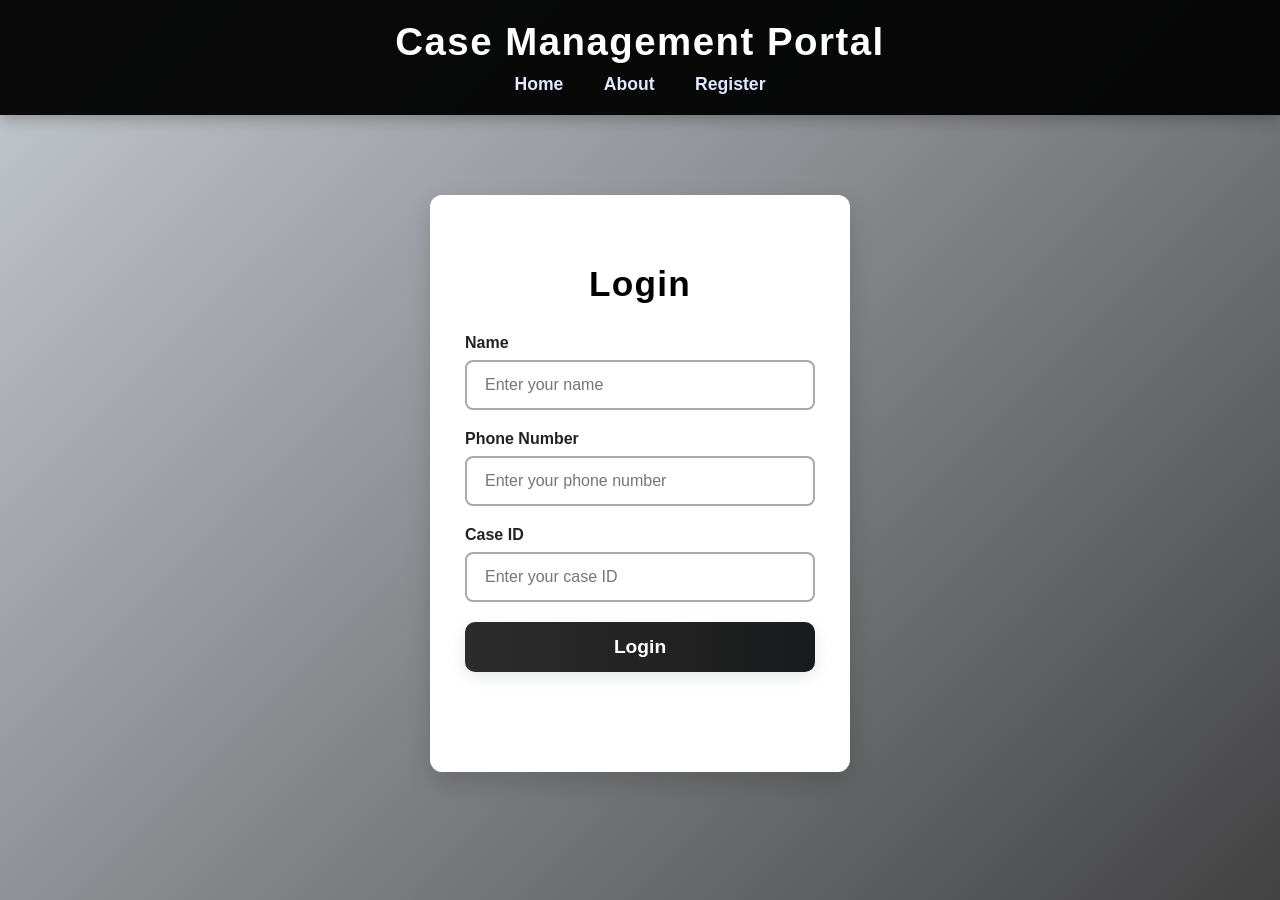
<file: index.html>
<!DOCTYPE html>
<html lang="en">
<head>
    <meta charset="UTF-8" />
    <meta name="viewport" content="width=device-width, initial-scale=1" />
    <title>Case Management Portal - Login</title>
    <link rel="stylesheet" href="style.css">
</head>
<body>

<header>
    <h1>Case Management Portal</h1>
    <nav>
        <a href="new homepage (1).html" tabindex="0">Home</a>
        <a  class="tooltip" href="#" tabindex="0">About <span class="tooltiptext">Enter your name,phone number <br>enter the caseID that is given during the process of Registeration of the case.</span></a>
        <a href="register.html" tabindex="0">Register</a>
    </nav>
</header>

<div class="login-container" role="main" aria-label="Login form section">
    <h2>Login</h2>
    <form onsubmit="login(event)" novalidate>
        <label for="name">Name</label>
        <input type="text" id="name" name="name" placeholder="Enter your name" autocomplete="name" required aria-required="true" aria-describedby="error" />

        <label for="phone">Phone Number</label>
        <input type="text" id="phone" name="phone" placeholder="Enter your phone number" autocomplete="tel" required aria-required="true" aria-describedby="error" />

        <label for="caseId">Case ID</label>
        <input type="text" id="caseId" name="caseId" placeholder="Enter your case ID" required aria-required="true" aria-describedby="error" />

        <button type="submit" aria-label="Submit login form">Login</button>
    </form>
    <p class="error" id="error" aria-live="polite" aria-atomic="true"></p>
</div>

<script>
const cases = [
    {
        name: "Bomb Threat",
        caseId: "23EE420",
        person: "Ammar",
        phone: "9876543210",
        date: "March 15, 2024",
        details: "A bomb threat was reported at a local shopping mall...",
        timing: "10:00 AM - 12:00 PM",
        judge: "Judge Name",
        lawyer: "Lawyer Name",
        image: "bomb_thread.jpg"
    },
    {
        name: "Bengaluru School Bomb Threats",
        caseId: "22BLR001",
        person: "ashwin",
        phone: "9751011818",
        date: "April 8, 2022",
        details: "Sixteen schools in Bengaluru received bomb threat emails...",
        timing: "TBD",
        judge: "TBD",
        lawyer: "TBD",
        image: "school-thread.jpg"
    },
    {
        name: "Bihar High Court Bomb Threat",
        caseId: "24BHR007",
        person: "Ramesh Kumar",
        phone: "9845612345",
        date: "July 16, 2024",
        details: "The Patna High Court received a bomb threat email, leading to increased security...",
        timing: "11:00 AM - 01:00 PM",
        judge: "Justice R. Prasad",
        lawyer: "Advocate S. Verma",
        image: "cmo-thread.jpg"
    },{
        name: "criminal",
        caseId: "23EE320",
        person: "faby",
        phone: "1234567890",
        date: "March 15, 2025",
        details: "On 9th May 2025, sixteen schools across Bangalore received bomb threats via email, triggering mass evacuations, deployment of bomb squads, and widespread panic. Investigations confirmed the threats were hoaxes. However, a formal case was registered against unknown individuals. The incident is being treated as a serious offense under criminal conspiracy and public mischief sections of the Indian Penal Code.",
        timing: "10:00 AM - 12:00 PM",
        judge: "leo dass",
        lawyer: "S. Raghavan",
        image: "bomb_thread.jpg"
    }
];

function login(event) {
    event.preventDefault();
    const name = document.getElementById("name").value.trim();
    const phone = document.getElementById("phone").value.trim();
    const caseId = document.getElementById("caseId").value.trim();
    const errorElement = document.getElementById("error");

    errorElement.textContent = '';
    errorElement.classList.remove('visible');

    // Filter out cases with 'Unknown' as person
    const validCases = cases.filter(c => !c.person.toLowerCase().includes("unknown"));
    const selectedCase = validCases.find(c => c.caseId === caseId && c.person === name && (c.phone === phone || c.phone === "Not available"));

    if (selectedCase) {
        localStorage.setItem("selectedCase", JSON.stringify(selectedCase));
        window.location.href = "newcase.html";
    } else {
        errorElement.textContent = "Invalid login details. Please try again. If you have not registered,then resister your account and case.";
        errorElement.classList.add('visible');
    }
}
</script>

</body>
</html>
</file>
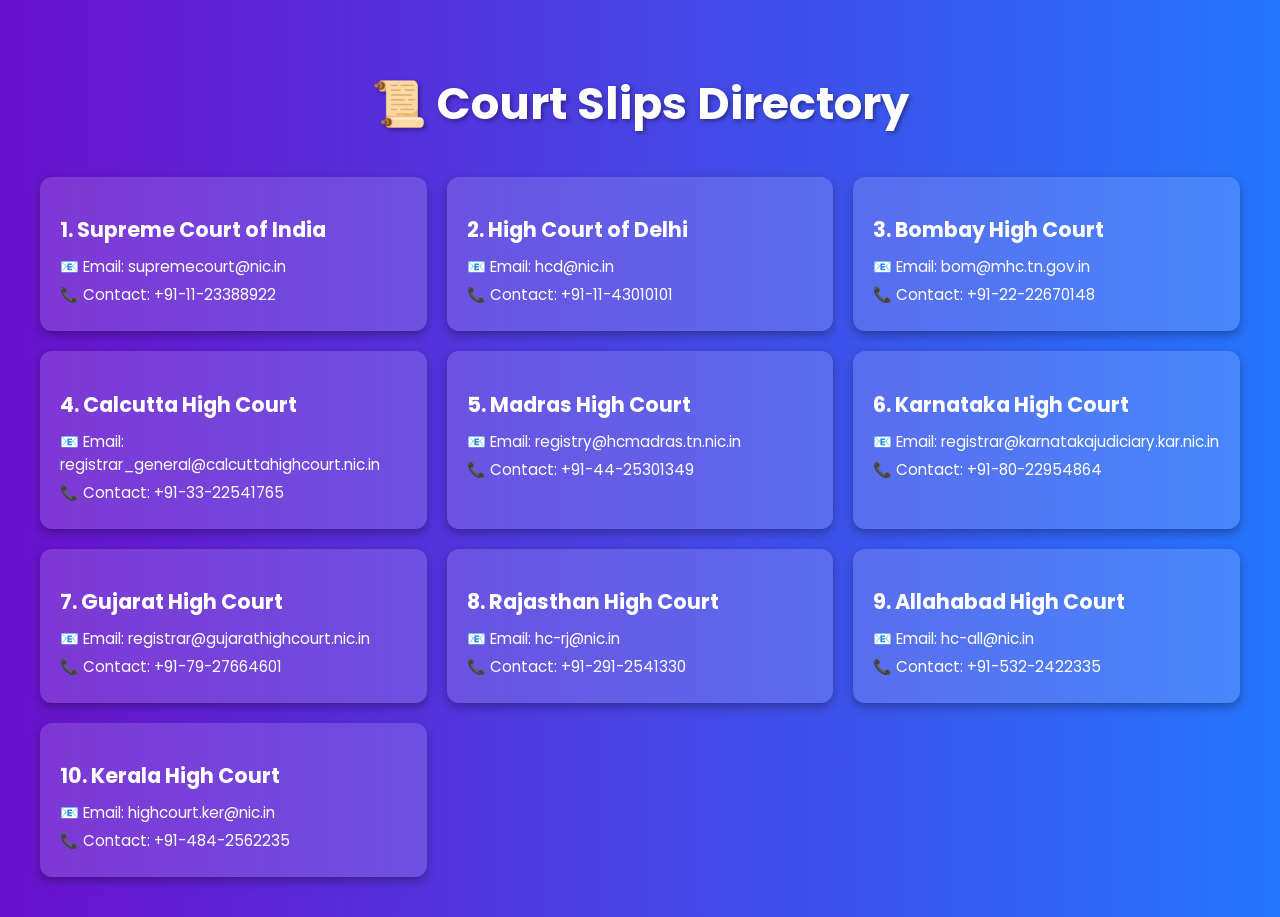
<file: courtslip.html>
<!DOCTYPE html>
<html lang="en">
<head>
    <meta charset="UTF-8">
    <meta name="viewport" content="width=device-width, initial-scale=1.0">
    <title>Court Slips</title>
    <link href="https://fonts.googleapis.com/css2?family=Poppins:wght@400;600&display=swap" rel="stylesheet">
    <style>
        body {
            font-family: 'Poppins', sans-serif;
            background: linear-gradient(to right, #6a11cb, #2575fc);
            color: white;
            margin: 0;
            padding: 40px 20px;
        }
        h1 {
            text-align: center;
            font-size: 2.8em;
            margin-bottom: 40px;
            text-shadow: 2px 2px 4px #00000060;
        }
        .court-container {
            display: grid;
            grid-template-columns: repeat(auto-fit, minmax(300px, 1fr));
            gap: 20px;
            max-width: 1200px;
            margin: 0 auto;
        }
        .court-slip {
            background: rgba(255, 255, 255, 0.15);
            border-radius: 12px;
            padding: 20px;
            box-shadow: 0 4px 10px rgba(0,0,0,0.3);
            transition: transform 0.3s ease, background 0.3s ease;
        }
        .court-slip:hover {
            background: rgba(255, 255, 255, 0.25);
            transform: scale(1.05);
        }
        .court-slip h2 {
            font-size: 1.3em;
            margin-bottom: 10px;
        }
        .court-slip p {
            margin: 5px 0;
            font-size: 0.95em;
        }
        .icon {
            margin-right: 8px;
        }
    </style>
</head>
<body>

    <h1>📜 Court Slips Directory</h1>

    <div class="court-container">
        <div class="court-slip">
            <h2>1. Supreme Court of India</h2>
            <p>📧 Email: supremecourt@nic.in</p>
            <p>📞 Contact: +91-11-23388922</p>
        </div>
        <div class="court-slip">
            <h2>2. High Court of Delhi</h2>
            <p>📧 Email: hcd@nic.in</p>
            <p>📞 Contact: +91-11-43010101</p>
        </div>
        <div class="court-slip">
            <h2>3. Bombay High Court</h2>
            <p>📧 Email: bom@mhc.tn.gov.in</p>
            <p>📞 Contact: +91-22-22670148</p>
        </div>
        <div class="court-slip">
            <h2>4. Calcutta High Court</h2>
            <p>📧 Email: registrar_general@calcuttahighcourt.nic.in</p>
            <p>📞 Contact: +91-33-22541765</p>
        </div>
        <div class="court-slip">
            <h2>5. Madras High Court</h2>
            <p>📧 Email: registry@hcmadras.tn.nic.in</p>
            <p>📞 Contact: +91-44-25301349</p>
        </div>
        <div class="court-slip">
            <h2>6. Karnataka High Court</h2>
            <p>📧 Email: registrar@karnatakajudiciary.kar.nic.in</p>
            <p>📞 Contact: +91-80-22954864</p>
        </div>
        <div class="court-slip">
            <h2>7. Gujarat High Court</h2>
            <p>📧 Email: registrar@gujarathighcourt.nic.in</p>
            <p>📞 Contact: +91-79-27664601</p>
        </div>
        <div class="court-slip">
            <h2>8. Rajasthan High Court</h2>
            <p>📧 Email: hc-rj@nic.in</p>
            <p>📞 Contact: +91-291-2541330</p>
        </div>
        <div class="court-slip">
            <h2>9. Allahabad High Court</h2>
            <p>📧 Email: hc-all@nic.in</p>
            <p>📞 Contact: +91-532-2422335</p>
        </div>
        <div class="court-slip">
            <h2>10. Kerala High Court</h2>
            <p>📧 Email: highcourt.ker@nic.in</p>
            <p>📞 Contact: +91-484-2562235</p>
        </div>
    </div>

</body>
</html>
</file>
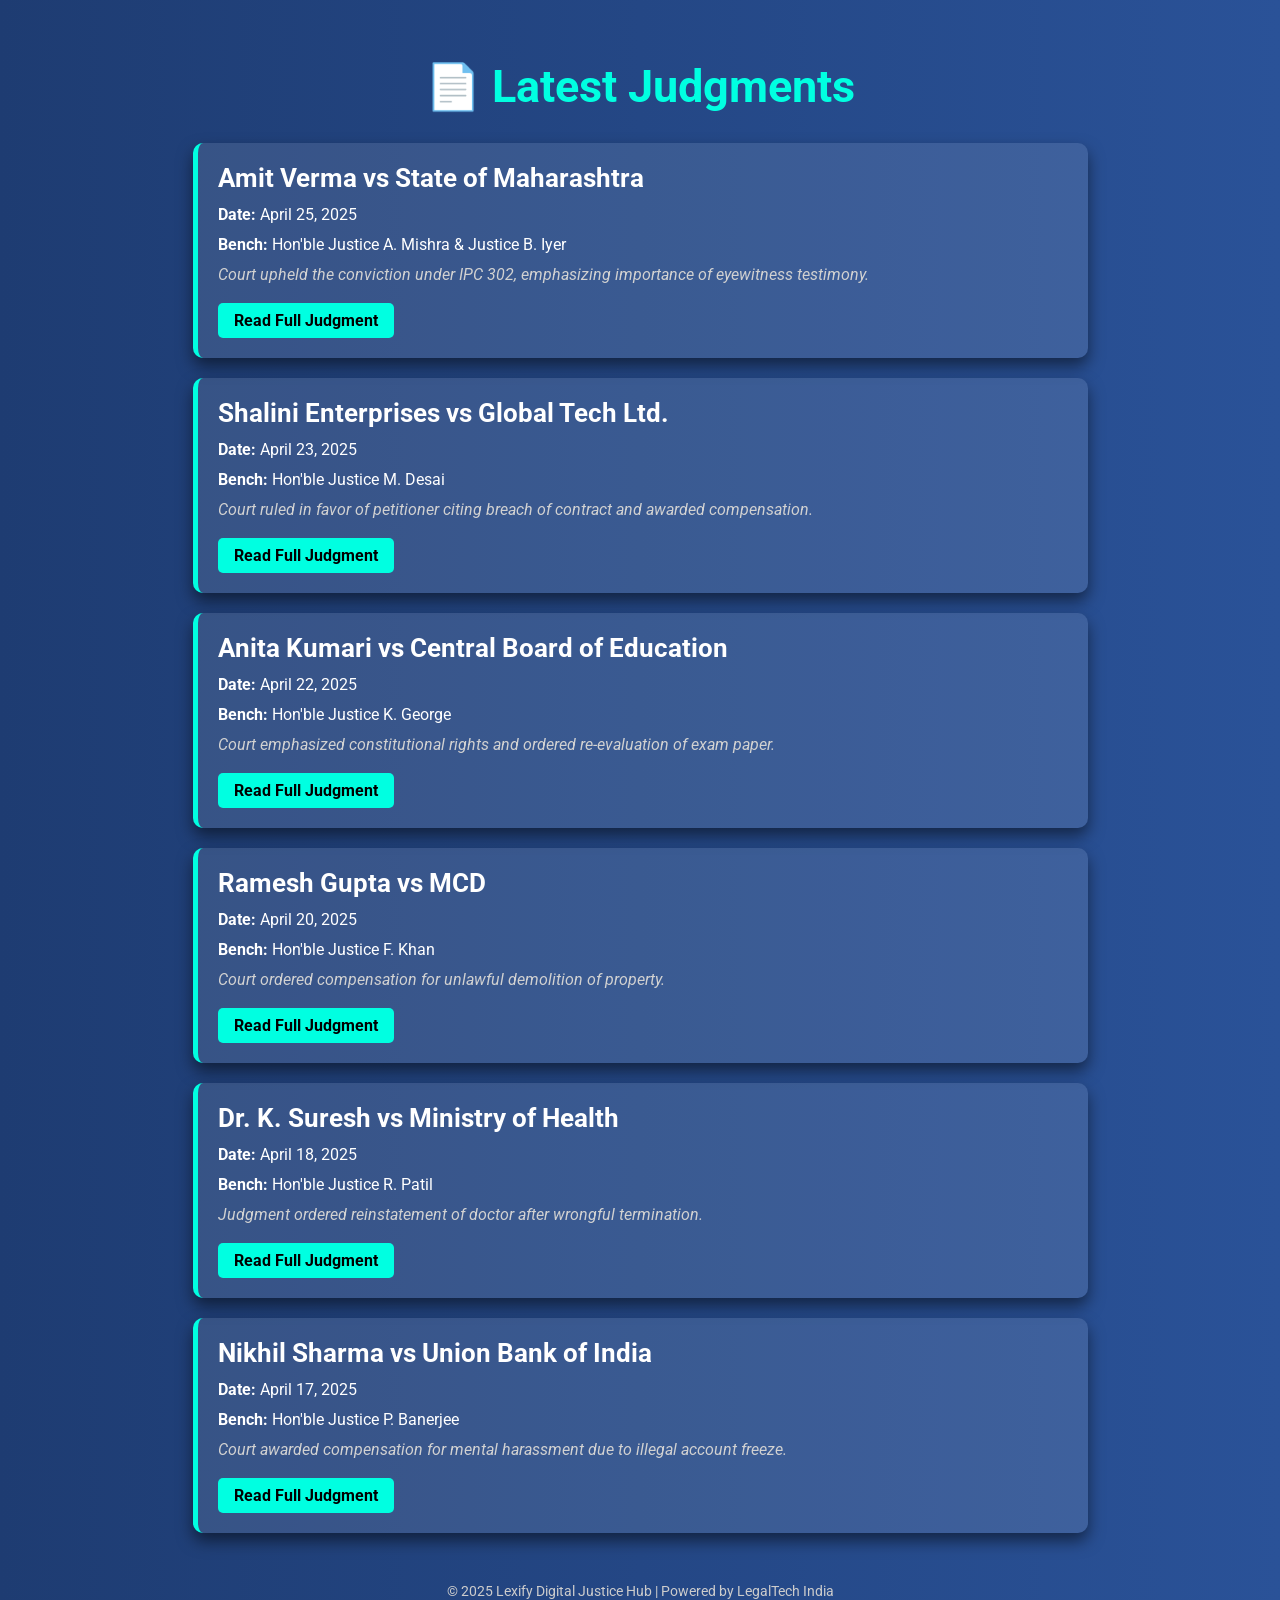
<file: latestjudgement.html>
<!DOCTYPE html>
<html lang="en">
<head>
  <meta charset="UTF-8" />
  <meta name="viewport" content="width=device-width, initial-scale=1.0"/>
  <title>Latest Judgments | Lexify</title>
  <link href="https://fonts.googleapis.com/css2?family=Roboto:wght@400;700&display=swap" rel="stylesheet"/>
  <style>
    body {
      margin: 0;
      font-family: 'Roboto', sans-serif;
      background: linear-gradient(to right, #1e3c72, #2a5298);
      color: #fff;
      padding: 30px;
    }
    h1 {
      text-align: center;
      font-size: 2.8em;
      color: #00ffe1;
      margin-bottom: 30px;
    }
    .judgment-card {
      background: rgba(255, 255, 255, 0.1);
      border-left: 5px solid #00ffe1;
      padding: 20px;
      margin: 20px auto;
      border-radius: 10px;
      box-shadow: 0 8px 16px rgba(0, 0, 0, 0.5);
      max-width: 850px;
      transition: transform 0.3s ease;
    }
    .judgment-card:hover {
      transform: scale(1.02);
    }
    .judgment-card h2 {
      margin: 0 0 10px;
      font-size: 1.6em;
      color: #ffffff;
    }
    .judgment-card p {
      margin: 6px 0;
      line-height: 1.5;
    }
    .judgment-card .summary {
      font-style: italic;
      color: #d1d1d1;
    }
    .btn {
      margin-top: 10px;
      display: inline-block;
      padding: 8px 16px;
      background-color: #00ffe1;
      color: #000;
      text-decoration: none;
      border-radius: 5px;
      font-weight: bold;
      transition: background 0.3s ease;
      cursor: pointer;
    }
    .btn:hover {
      background-color: #fff;
    }

    /* Modal Styles */
    .modal {
      display: none;
      position: fixed;
      z-index: 999;
      left: 0;
      top: 0;
      width: 100%;
      height: 100%;
      overflow-y: auto;
      background-color: rgba(0, 0, 0, 0.8);
    }
    .modal-content {
      background-color: #1e3c72;
      margin: 10% auto;
      padding: 20px;
      border-radius: 10px;
      width: 80%;
      max-width: 800px;
      color: white;
      position: relative;
      animation: slideDown 0.5s ease;
    }
    @keyframes slideDown {
      from { transform: translateY(-50px); opacity: 0; }
      to { transform: translateY(0); opacity: 1; }
    }
    .close {
      position: absolute;
      right: 20px;
      top: 10px;
      font-size: 28px;
      font-weight: bold;
      color: #00ffe1;
      cursor: pointer;
    }
    footer {
      margin-top: 50px;
      text-align: center;
      font-size: 0.9em;
      color: #ccc;
    }
  </style>
</head>
<body>

  <h1>📄 Latest Judgments</h1>

  <div class="judgment-card">
    <h2>Amit Verma vs State of Maharashtra</h2>
    <p><strong>Date:</strong> April 25, 2025</p>
    <p><strong>Bench:</strong> Hon'ble Justice A. Mishra & Justice B. Iyer</p>
    <p class="summary">Court upheld the conviction under IPC 302, emphasizing importance of eyewitness testimony.</p>
    <span class="btn" onclick="openModal(0)">Read Full Judgment</span>
  </div>

  <div class="judgment-card">
    <h2>Shalini Enterprises vs Global Tech Ltd.</h2>
    <p><strong>Date:</strong> April 23, 2025</p>
    <p><strong>Bench:</strong> Hon'ble Justice M. Desai</p>
    <p class="summary">Court ruled in favor of petitioner citing breach of contract and awarded compensation.</p>
    <span class="btn" onclick="openModal(1)">Read Full Judgment</span>
  </div>

  <div class="judgment-card">
    <h2>Anita Kumari vs Central Board of Education</h2>
    <p><strong>Date:</strong> April 22, 2025</p>
    <p><strong>Bench:</strong> Hon'ble Justice K. George</p>
    <p class="summary">Court emphasized constitutional rights and ordered re-evaluation of exam paper.</p>
    <span class="btn" onclick="openModal(2)">Read Full Judgment</span>
  </div>

  <div class="judgment-card">
    <h2>Ramesh Gupta vs MCD</h2>
    <p><strong>Date:</strong> April 20, 2025</p>
    <p><strong>Bench:</strong> Hon'ble Justice F. Khan</p>
    <p class="summary">Court ordered compensation for unlawful demolition of property.</p>
    <span class="btn" onclick="openModal(3)">Read Full Judgment</span>
  </div>

  <div class="judgment-card">
    <h2>Dr. K. Suresh vs Ministry of Health</h2>
    <p><strong>Date:</strong> April 18, 2025</p>
    <p><strong>Bench:</strong> Hon'ble Justice R. Patil</p>
    <p class="summary">Judgment ordered reinstatement of doctor after wrongful termination.</p>
    <span class="btn" onclick="openModal(4)">Read Full Judgment</span>
  </div>

  <div class="judgment-card">
    <h2>Nikhil Sharma vs Union Bank of India</h2>
    <p><strong>Date:</strong> April 17, 2025</p>
    <p><strong>Bench:</strong> Hon'ble Justice P. Banerjee</p>
    <p class="summary">Court awarded compensation for mental harassment due to illegal account freeze.</p>
    <span class="btn" onclick="openModal(5)">Read Full Judgment</span>
  </div>

  <!-- Modal -->
  <div class="modal" id="judgmentModal">
    <div class="modal-content">
      <span class="close" onclick="closeModal()">&times;</span>
      <h2 id="modalTitle"></h2>
      <p id="modalText"></p>
    </div>
  </div>

  <footer>
    &copy; 2025 Lexify Digital Justice Hub | Powered by LegalTech India
  </footer>

  <script>
    const judgments = [
      {
        title: "Amit Verma vs State of Maharashtra",
        text: "In this case, the Hon’ble Supreme Court emphasized the importance of eyewitness testimony. The court upheld the conviction under Section 302 IPC based on consistent witness depositions and forensic evidence. The judgment also set guidelines for handling hostile witnesses in future cases."
      },
      {
        title: "Shalini Enterprises vs Global Tech Ltd.",
        text: "The Commercial Bench ruled that Global Tech Ltd. breached contract terms and failed to deliver agreed products within stipulated time. The court awarded ₹12 lakhs in damages with 6% annual interest and emphasized the sanctity of commercial contracts under the Indian Contract Act."
      },
      {
        title: "Anita Kumari vs Central Board of Education",
        text: "The court held that procedural fairness was violated in the marking scheme. It directed the CBSE to constitute a special panel for re-evaluation of answer sheets. The judgment reinforced Article 14 (Right to Equality) in academic assessments."
      },
      {
        title: "Ramesh Gupta vs MCD",
        text: "The petitioner was awarded ₹5 lakhs compensation for unlawful demolition of his residential property. The court issued strict directions to civic bodies regarding advance notice and verification before demolitions."
      },
      {
        title: "Dr. K. Suresh vs Ministry of Health",
        text: "The court found that Dr. Suresh was terminated without due process under the Central Civil Services Rules. It reinstated his position with full back wages and directed the ministry to conduct future inquiries transparently."
      },
      {
        title: "Nikhil Sharma vs Union Bank of India",
        text: "Bank authorities had frozen Nikhil Sharma’s account citing suspicion, but failed to notify him. The court condemned this act as arbitrary and violative of natural justice. ₹2 lakhs was awarded for mental agony and financial disruption."
      }
    ];

    function openModal(index) {
      document.getElementById("modalTitle").innerText = judgments[index].title;
      document.getElementById("modalText").innerText = judgments[index].text;
      document.getElementById("judgmentModal").style.display = "block";
    }

    function closeModal() {
      document.getElementById("judgmentModal").style.display = "none";
    }

    window.onclick = function (event) {
      const modal = document.getElementById("judgmentModal");
      if (event.target == modal) {
        modal.style.display = "none";
      }
    };
  </script>

</body>
</html>
</file>
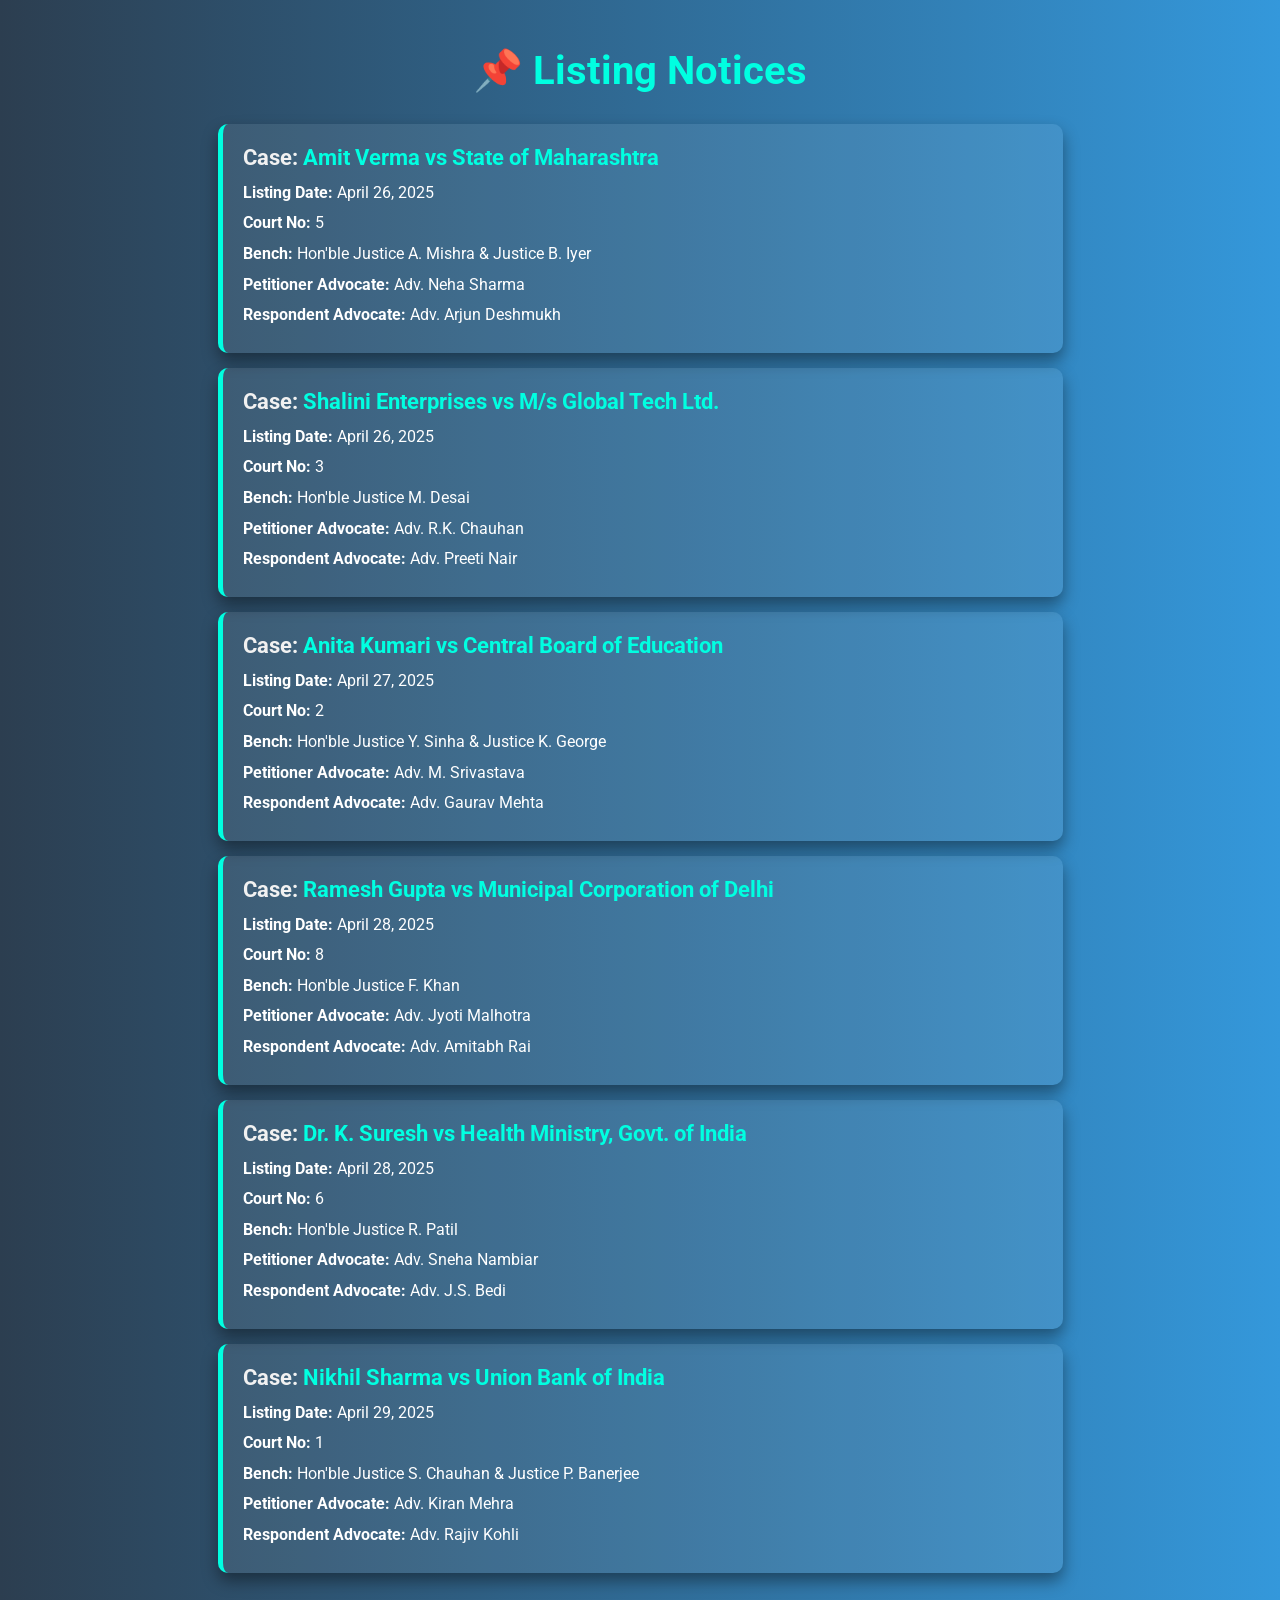
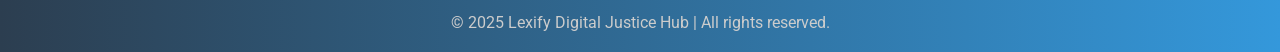
<file: listingnotice.html>
<!DOCTYPE html>
<html lang="en">
<head>
  <meta charset="UTF-8" />
  <meta name="viewport" content="width=device-width, initial-scale=1.0"/>
  <title>Listing Notices | Lexify</title>
  <link href="https://fonts.googleapis.com/css2?family=Roboto:wght@400;700&display=swap" rel="stylesheet"/>
  <style>
    body {
      margin: 0;
      font-family: 'Roboto', sans-serif;
      background: linear-gradient(to right, #2c3e50, #3498db);
      color: #fff;
      padding: 20px;
    }
    h1 {
      text-align: center;
      margin-bottom: 30px;
      font-size: 2.5em;
      color: #00ffe1;
    }
    .notice-card {
      background: rgba(255, 255, 255, 0.08);
      border-left: 5px solid #00ffe1;
      padding: 20px;
      margin: 15px auto;
      border-radius: 10px;
      box-shadow: 0 8px 16px rgba(0, 0, 0, 0.4);
      max-width: 800px;
    }
    .notice-card h2 {
      margin: 0 0 10px;
      font-size: 1.4em;
      color: #f1f1f1;
    }
    .notice-card p {
      margin: 5px 0;
      line-height: 1.6;
    }
    .highlight {
      color: #00ffe1;
      font-weight: bold;
    }
    footer {
      text-align: center;
      margin-top: 40px;
      color: #ccc;
    }
  </style>
</head>
<body>

  <h1>📌 Listing Notices</h1>

  <div class="notice-card">
    <h2>Case: <span class="highlight">Amit Verma vs State of Maharashtra</span></h2>
    <p><strong>Listing Date:</strong> April 26, 2025</p>
    <p><strong>Court No:</strong> 5</p>
    <p><strong>Bench:</strong> Hon'ble Justice A. Mishra & Justice B. Iyer</p>
    <p><strong>Petitioner Advocate:</strong> Adv. Neha Sharma</p>
    <p><strong>Respondent Advocate:</strong> Adv. Arjun Deshmukh</p>
  </div>

  <div class="notice-card">
    <h2>Case: <span class="highlight">Shalini Enterprises vs M/s Global Tech Ltd.</span></h2>
    <p><strong>Listing Date:</strong> April 26, 2025</p>
    <p><strong>Court No:</strong> 3</p>
    <p><strong>Bench:</strong> Hon'ble Justice M. Desai</p>
    <p><strong>Petitioner Advocate:</strong> Adv. R.K. Chauhan</p>
    <p><strong>Respondent Advocate:</strong> Adv. Preeti Nair</p>
  </div>

  <div class="notice-card">
    <h2>Case: <span class="highlight">Anita Kumari vs Central Board of Education</span></h2>
    <p><strong>Listing Date:</strong> April 27, 2025</p>
    <p><strong>Court No:</strong> 2</p>
    <p><strong>Bench:</strong> Hon'ble Justice Y. Sinha & Justice K. George</p>
    <p><strong>Petitioner Advocate:</strong> Adv. M. Srivastava</p>
    <p><strong>Respondent Advocate:</strong> Adv. Gaurav Mehta</p>
  </div>

  <div class="notice-card">
    <h2>Case: <span class="highlight">Ramesh Gupta vs Municipal Corporation of Delhi</span></h2>
    <p><strong>Listing Date:</strong> April 28, 2025</p>
    <p><strong>Court No:</strong> 8</p>
    <p><strong>Bench:</strong> Hon'ble Justice F. Khan</p>
    <p><strong>Petitioner Advocate:</strong> Adv. Jyoti Malhotra</p>
    <p><strong>Respondent Advocate:</strong> Adv. Amitabh Rai</p>
  </div>

  <div class="notice-card">
    <h2>Case: <span class="highlight">Dr. K. Suresh vs Health Ministry, Govt. of India</span></h2>
    <p><strong>Listing Date:</strong> April 28, 2025</p>
    <p><strong>Court No:</strong> 6</p>
    <p><strong>Bench:</strong> Hon'ble Justice R. Patil</p>
    <p><strong>Petitioner Advocate:</strong> Adv. Sneha Nambiar</p>
    <p><strong>Respondent Advocate:</strong> Adv. J.S. Bedi</p>
  </div>

  <div class="notice-card">
    <h2>Case: <span class="highlight">Nikhil Sharma vs Union Bank of India</span></h2>
    <p><strong>Listing Date:</strong> April 29, 2025</p>
    <p><strong>Court No:</strong> 1</p>
    <p><strong>Bench:</strong> Hon'ble Justice S. Chauhan & Justice P. Banerjee</p>
    <p><strong>Petitioner Advocate:</strong> Adv. Kiran Mehra</p>
    <p><strong>Respondent Advocate:</strong> Adv. Rajiv Kohli</p>
  </div>

  <footer>
    &copy; 2025 Lexify Digital Justice Hub | All rights reserved.
  </footer>

</body>
</html>
</file>
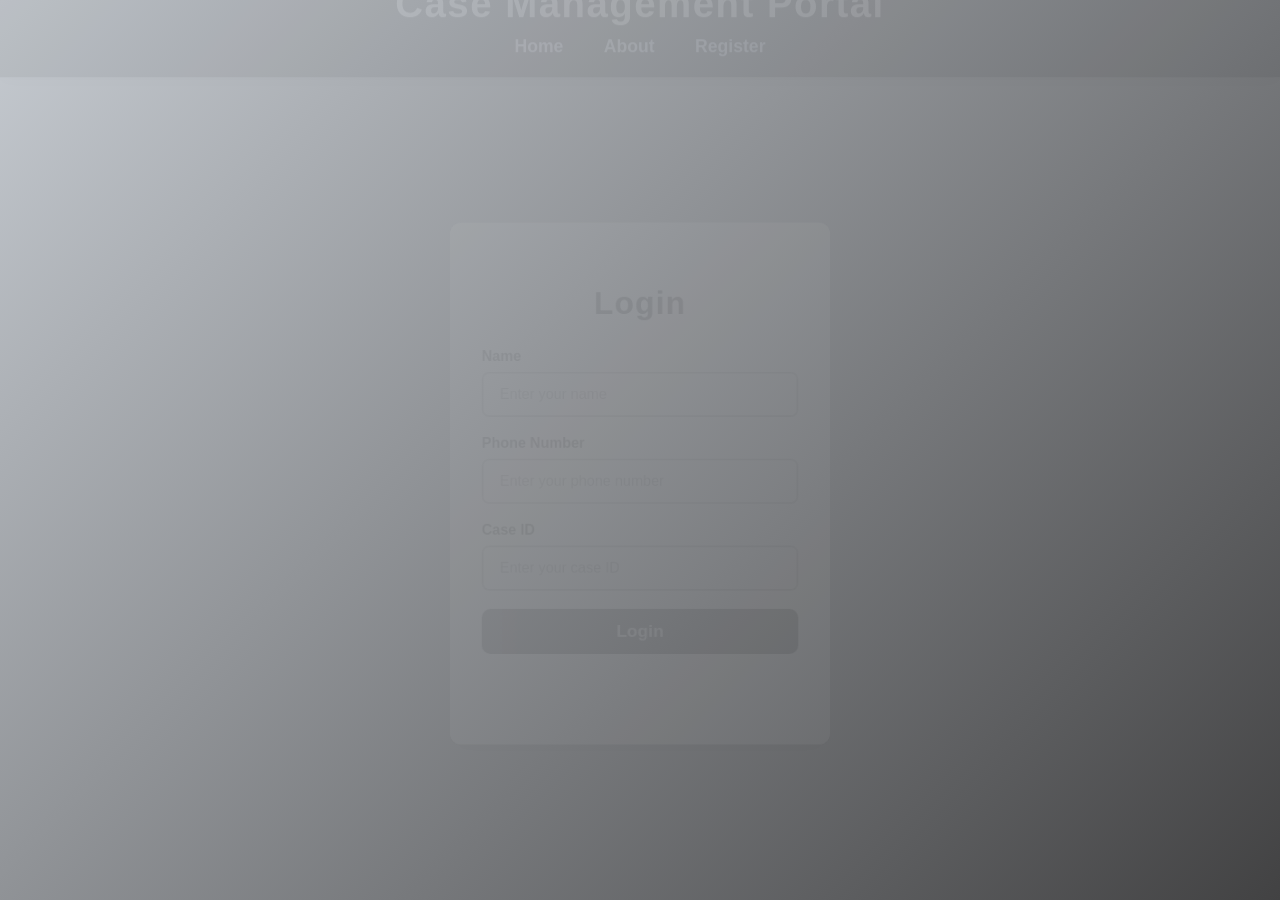
<file: newcase.html>
<!DOCTYPE html>
<html lang="en">
<head>
    <meta charset="UTF-8">
    <meta name="viewport" content="width=device-width, initial-scale=1.0">
    <title>Case Management Portal</title>
    <link href="https://fonts.googleapis.com/css2?family=Poppins:wght@300;400;500;600;700&display=swap" rel="stylesheet">
    <style>
        :root {
            --primary-color: #000000;
            --secondary-color: #000000;
            --accent-color: #ff6b6b;
            --light-color: #f8f9fa;
            --dark-color: #000000;
            --shadow: 0 4px 6px rgba(0, 0, 0, 0.1);
            --transition: all 0.3s ease;
        }
        
        * {
            margin: 0;
            padding: 0;
            box-sizing: border-box;
        }
        
        body {
            font-family: 'Poppins', sans-serif;
            background-color: #f5f7fa;
            color: var(--dark-color);
            line-height: 1.6;
            padding: 0;
        }
        
        .container {
            max-width: 1200px;
            margin: 0 auto;
            padding: 20px;
        }
        
        header {
            background: linear-gradient(135deg, var(--primary-color), var(--secondary-color));
            color: white;
            padding: 30px 0;
            text-align: center;
            margin-bottom: 30px;
            box-shadow: var(--shadow);
            animation: fadeInDown 0.8s ease;
            position: relative;
        }
        
        h1 {
            font-size: 2.5rem;
            margin-bottom: 10px;
        }
        
        nav {
            display: flex;
            justify-content: center;
            background-color: white;
            border-radius: 50px;
            padding: 10px;
            margin: 20px auto;
            max-width: 600px;
            box-shadow: var(--shadow);
            animation: fadeIn 1s ease 0.3s both;
        }
        
        nav a {
            text-decoration: none;
            color: var(--primary-color);
            padding: 10px 20px;
            margin: 0 5px;
            border-radius: 30px;
            transition: var(--transition);
            font-weight: 500;
        }
        
        nav a:hover {
            background-color: var(--primary-color);
            color: white;
            transform: translateY(-3px);
        }
        
        .logout-btn {
            background-color: var(--accent-color);
            color: white;
            border: none;
            padding: 10px 20px;
            border-radius: 30px;
            cursor: pointer;
            transition: var(--transition);
            font-weight: 500;
            margin-left: 10px;
        }
        
        .logout-btn:hover {
            background-color: #e05555;
            transform: translateY(-3px);
        }
        
        .case-info {
            background-color: white;
            border-radius: 10px;
            padding: 25px;
            margin-bottom: 30px;
            box-shadow: var(--shadow);
            transition: var(--transition);
            animation: fadeInUp 0.8s ease;
        }
        
        .case-info:hover {
            transform: translateY(-5px);
            box-shadow: 0 10px 20px rgba(0, 0, 0, 0.1);
        }
        
        .case-info h2 {
            color: var(--primary-color);
            margin-bottom: 20px;
            border-bottom: 2px solid var(--light-color);
            padding-bottom: 10px;
        }
        
        .case-info p {
            margin-bottom: 10px;
        }
        
        .case-image {
            width: 100%;
            max-width: 400px;
            height: auto;
            border-radius: 8px;
            margin: 15px 0;
            box-shadow: var(--shadow);
            transition: var(--transition);
        }
        
        .case-image:hover {
            transform: scale(1.02);
        }
        
        .case-history {
            background-color: white;
            border-radius: 10px;
            padding: 25px;
            margin-bottom: 30px;
            box-shadow: var(--shadow);
            animation: fadeInUp 0.8s ease 0.2s both;
        }
        
        .case-history h2 {
            color: var(--primary-color);
            margin-bottom: 20px;
            border-bottom: 2px solid var(--light-color);
            padding-bottom: 10px;
        }
        
        .case-history ul {
            list-style-type: none;
        }
        
        .case-history li {
            padding: 15px;
            margin-bottom: 15px;
            background-color: var(--light-color);
            border-left: 4px solid var(--accent-color);
            border-radius: 0 5px 5px 0;
            transition: var(--transition);
        }
        
        .case-history li:hover {
            transform: translateX(5px);
            background-color: #e9ecef;
        }
        
        .section {
            background-color: white;
            border-radius: 10px;
            padding: 25px;
            margin-bottom: 30px;
            box-shadow: var(--shadow);
            animation: fadeInUp 0.8s ease 0.4s both;
        }
        
        .section h2 {
            color: var(--primary-color);
            margin-bottom: 20px;
            border-bottom: 2px solid var(--light-color);
            padding-bottom: 10px;
        }
        
        .enter-case {
            text-align: center;
            margin: 40px 0;
            animation: pulse 2s infinite;
        }
        
        .enter-case button {
            background: linear-gradient(135deg, var(--accent-color), #ff8e8e);
            color: white;
            border: none;
            padding: 15px 40px;
            font-size: 1.2rem;
            border-radius: 50px;
            cursor: pointer;
            transition: var(--transition);
            box-shadow: 0 4px 15px rgba(255, 107, 107, 0.4);
            font-weight: 600;
        }
        
        .enter-case button:hover {
            transform: translateY(-3px);
            box-shadow: 0 10px 20px rgba(255, 107, 107, 0.5);
        }
        
        hr {
            border: 0;
            height: 1px;
            background: linear-gradient(to right, transparent, var(--secondary-color), transparent);
            margin: 30px 0;
        }
        
        strong {
            color: var(--primary-color);
        }
        
        
        @keyframes fadeIn {
            from { opacity: 0; }
            to { opacity: 1; }
        }
        
        @keyframes fadeInDown {
            from {
                opacity: 0;
                transform: translateY(-30px);
            }
            to {
                opacity: 1;
                transform: translateY(0);
            }
        }
        
        @keyframes fadeInUp {
            from {
                opacity: 0;
                transform: translateY(30px);
            }
            to {
                opacity: 1;
                transform: translateY(0);
            }
        }
        
        @keyframes pulse {
            0% { transform: scale(1); }
            50% { transform: scale(1.05); }
            100% { transform: scale(1); }
        }
        
    
        @media (max-width: 768px) {
            nav {
                flex-direction: column;
                align-items: center;
                border-radius: 10px;
            }
            
            nav a, .logout-btn {
                width: 100%;
                text-align: center;
                margin: 5px 0;
            }
            
            h1 {
                font-size: 2rem;
            }
        }
    </style>
</head>
<body>
    <header>
        <div class="container">
            <h1>Case Management Portal</h1>
            <nav>
                <a href="new homepage (1).html">Home</a>
                <a href="#">About</a>
                <a href="register.html">Register</a>
                <button class="logout-btn" onclick="logout()">Logout</button>
            </nav>
        </div>
    </header>
    
    <div class="container" id="caseContainer">
        
    </div>

    <script>
    function loadCaseDetails() {
        const selectedCase = JSON.parse(localStorage.getItem("selectedCase"));
        const caseContainer = document.getElementById("caseContainer");

        if (selectedCase) {
            caseContainer.innerHTML = `
                <div class="case-info">
                    <h2>Case Name: ${selectedCase.name || 'N/A'}</h2>
                    ${selectedCase.image ? `<img src="${selectedCase.image}" alt="${selectedCase.name}" class="case-image">` : ''}
                    <p><strong>Name:</strong> ${selectedCase.person || 'N/A'}</p>
                    <p><strong>Phone Number:</strong> ${selectedCase.phone || 'N/A'}</p>
                    <p><strong>Case ID:</strong> ${selectedCase.caseId || 'N/A'}</p>
                    <p><strong>Date:</strong> ${selectedCase.date || 'N/A'}</p>
                </div>
                
                <div class="case-history">
                    <h2>Case Details</h2>
                    <p>${selectedCase.details || 'No details available'}</p>
                </div>
                
                <div class="section">
                    <h2>Schedule Timings</h2>
                    <p><strong>Timing:</strong> ${selectedCase.timing || '10:00 AM - 12:00 PM'}</p>
                </div>
                
                <div class="section">
                    <h2>Court Details</h2>
                    <p><strong>Judge:</strong> ${selectedCase.judge || 'Judge Name'}</p>
                    <p><strong>Lawyer:</strong> ${selectedCase.lawyer || 'Lawyer Name'}</p>
                </div>
                
                <div class="enter-case">
<button onclick="enterCase()">ENTER CASE</button>
                </div>
            `;
        } else {
            // Redirect if no case is selected
            window.location.href = "index.html";
        }
    }

    function logout() {
        localStorage.removeItem("selectedCase"); // Optional: Clear specific case data
        // localStorage.clear(); // Uncomment to clear all data
        window.location.href = "index.html"; // Redirect to homepage or login
    }
    function enterCase() {
    // Redirect to the case detail or video hearing page
    window.location.href = "brandnew_videocon.html"; // replace with your actual case page
}


    // Run on page load
    window.onload = loadCaseDetails;
</script>

</body>
</html>
</file>
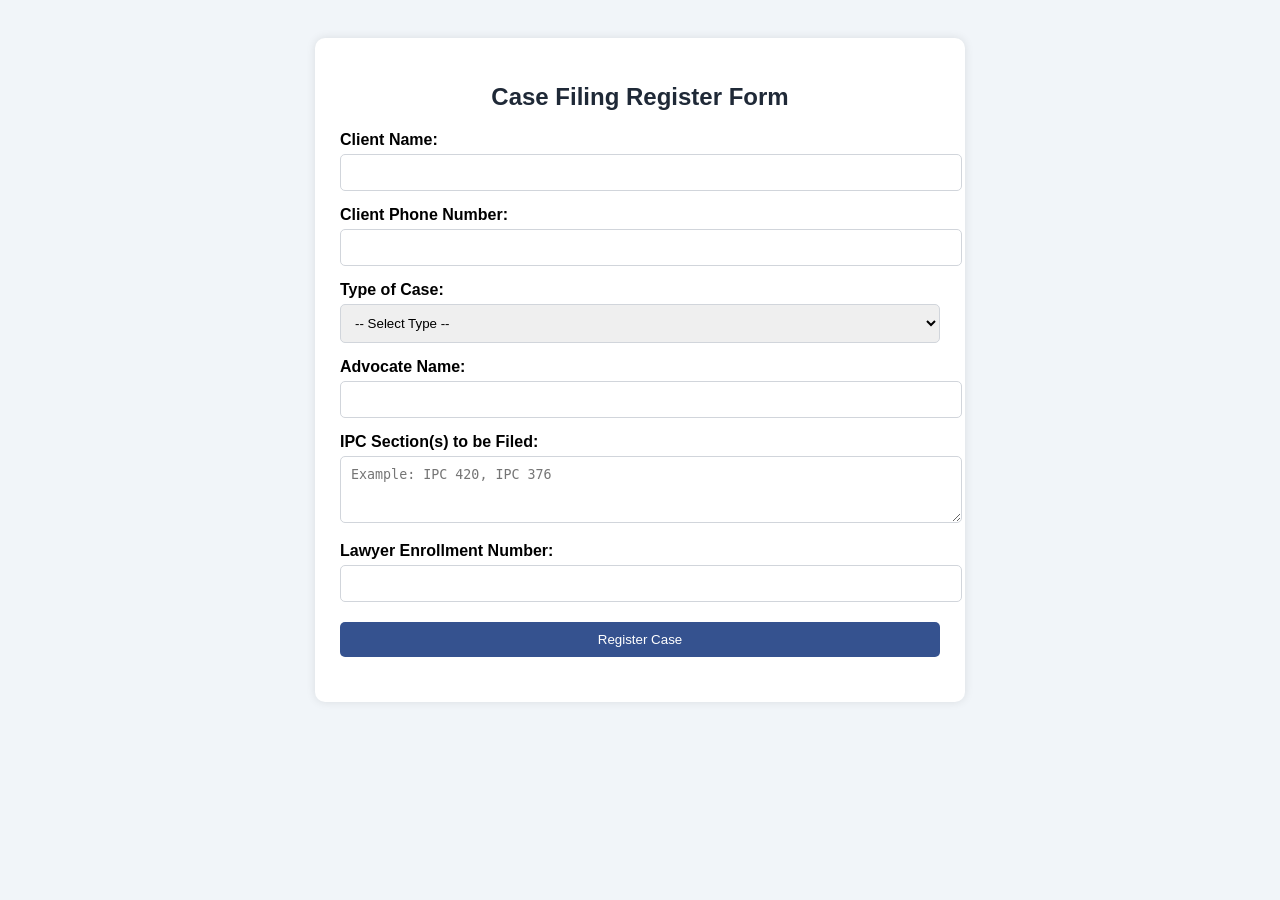
<file: register.html>
<!DOCTYPE html>
<html lang="en">
<head>
  <meta charset="UTF-8">
  <title>Case Filing Registration</title>
  <style>
    body {
      font-family: Arial, sans-serif;
      background: #f1f5f9;
      padding: 30px;
    }
    .register-container {
      max-width: 600px;
      margin: auto;
      background: #ffffff;
      padding: 25px;
      border-radius: 10px;
      box-shadow: 0 0 10px rgba(0,0,0,0.1);

    }
    .register-container:hover {
        transform: scale(1.02);
    }
    h2 {
      text-align: center;
      color: #1f2937;
    }
    label {
      display: block;
      margin: 15px 0 5px;
      font-weight: bold;
    }
    input, select, textarea {
      width: 100%;
      padding: 10px;
      border: 1px solid #d1d5db;
      border-radius: 5px;
    }
    button {
      margin-top: 20px;
      padding: 10px 15px;
      background: #35528f;
      color: white;
      border: none;
      border-radius: 5px;
      cursor: pointer;
      width: 100%;
    }
    button:hover {
      background: #1e40af;
    }
    #confirmationmessage{
        background-color: rgba(101, 254, 101, 0.603);
    }
  </style>
</head>
<body>
  <div class="register-container">
    <h2>Case Filing Register Form</h2>
    <form id="caseForm">
      <label for="clientName">Client Name:</label>
      <input type="text" id="clientName" name="clientName" required>

      <label for="clientPhone">Client Phone Number:</label>
      <input type="tel" id="clientPhone" name="clientPhone" required>

      <label for="caseType">Type of Case:</label>
      <select id="caseType" name="caseType" required>
        <option value="">-- Select Type --</option>
        <option value="Civil">Civil</option>
        <option value="Criminal">Criminal</option>
        <option value="Family">Family</option>
        <option value="Property">Property</option>
        <option value="Labor">Labor</option>
        <option value="Cybercrime">Cybercrime</option>
        <option value="Others">Others</option>
      </select>

      <label for="advocateName">Advocate Name:</label>
      <input type="text" id="advocateName" name="advocateName" required>

      <label for="ipcSection">IPC Section(s) to be Filed:</label>
      <textarea id="ipcSection" name="ipcSection" rows="3" placeholder="Example: IPC 420, IPC 376" required></textarea>

      <label for="enrollment">Lawyer Enrollment Number:</label>
      <input type="text" id="enrollment" name="enrollment" required>

      <button type="submit">Register Case</button>
      <div id="confirmationMessage" style="margin-top: 20px; font-weight: bold; color: green;"></div>
<button id="copyButton" style="display:none; margin-top: 10px; padding: 8px 12px; background: #10b981; color: white; border: none; border-radius: 5px; cursor: pointer;">
  Copy Case ID
</button>


    </form>
  </div>

  <script>
    document.getElementById("caseForm").addEventListener("submit", function(e) {
      e.preventDefault(); // Prevent actual form submission
      alert("Form submitted successfully!");
      this.reset(); // Optional: clear the form after submission
    });
      document.getElementById("caseForm").addEventListener("submit", function(e) {
    e.preventDefault();

    const date = new Date();
    const dateStr = `${date.getFullYear()}${(date.getMonth()+1).toString().padStart(2,'0')}${date.getDate().toString().padStart(2,'0')}`;
    const randomStr = Math.random().toString(36).substring(2, 8).toUpperCase();
    const caseID = `CASE-${dateStr}-${randomStr}`;

    const messageDiv = document.getElementById("confirmationMessage");
    messageDiv.innerHTML = ` Case filed successfully!<br>Your Case ID: <span id="caseIdText">${caseID}</span>`;

    const copyBtn = document.getElementById("copyButton");
    copyBtn.style.display = "inline-block";
    copyBtn.onclick = function() {
      const caseIdText = document.getElementById("caseIdText").innerText;
      navigator.clipboard.writeText(caseIdText).then(() => {
        copyBtn.innerText = "Copied!";
        setTimeout(() => {
          copyBtn.innerText = "Copy Case ID";
        }, 2000);
      });
    };

    this.reset();
  });
  </script>
</body>
</html>
</file>
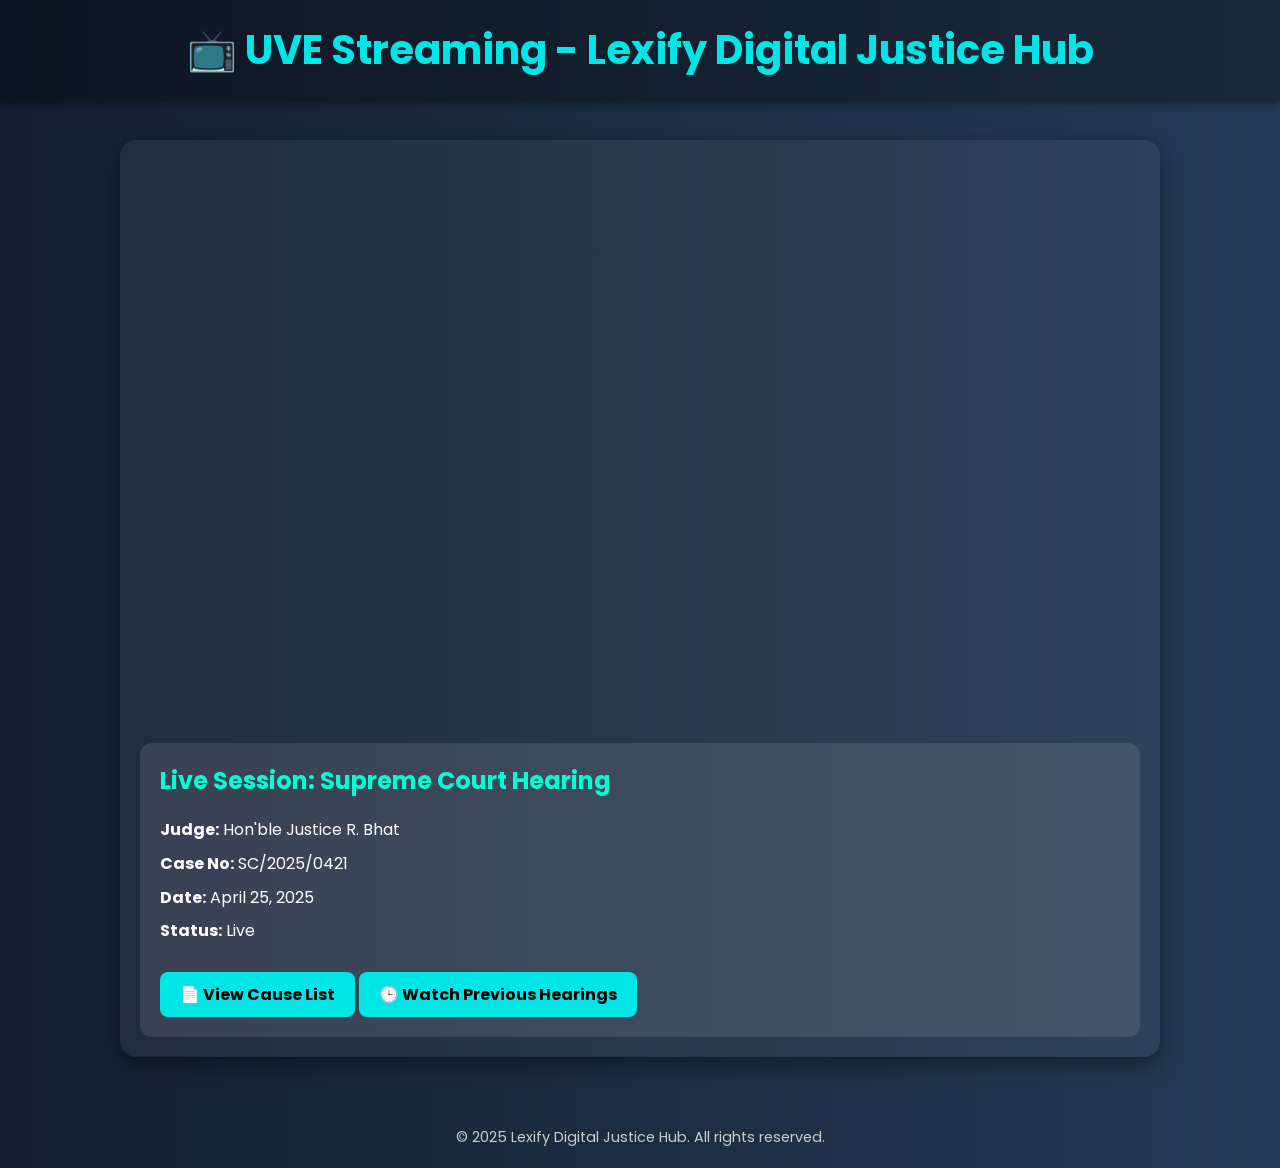
<file: UVE.html>
<!DOCTYPE html>
<html lang="en">
<head>
  <meta charset="UTF-8">
  <meta name="viewport" content="width=device-width, initial-scale=1">
  <title>Lexify UVE Streaming</title>
  <link href="https://fonts.googleapis.com/css2?family=Poppins:wght@400;600&display=swap" rel="stylesheet">
  <style>
    body {
      margin: 0;
      font-family: 'Poppins', sans-serif;
      background: linear-gradient(to right, #141e30, #243b55);
      color: white;
    }
    header {
      padding: 20px;
      text-align: center;
      background: rgba(0,0,0,0.3);
      box-shadow: 0 4px 8px rgba(0,0,0,0.4);
    }
    header h1 {
      font-size: 2.5em;
      margin: 0;
      color: #00e6e6;
    }
    .stream-container {
      max-width: 1000px;
      margin: 40px auto;
      padding: 20px;
      background: rgba(255,255,255,0.05);
      border-radius: 16px;
      box-shadow: 0 8px 20px rgba(0,0,0,0.4);
    }
    .video-box {
      position: relative;
      padding-bottom: 56.25%;
      height: 0;
      overflow: hidden;
      border-radius: 10px;
    }
    .video-box iframe {
      position: absolute;
      top: 0; left: 0;
      width: 100%;
      height: 100%;
      border: none;
    }
    .session-info {
      margin-top: 20px;
      background: rgba(255,255,255,0.1);
      padding: 20px;
      border-radius: 12px;
    }
    .session-info h2 {
      margin-top: 0;
      color: #00ffd5;
    }
    .session-info p {
      margin: 8px 0;
      line-height: 1.6;
    }
    .btn {
      margin-top: 20px;
      display: inline-block;
      background: #00e6e6;
      padding: 10px 20px;
      color: #000;
      border-radius: 8px;
      font-weight: bold;
      text-decoration: none;
      transition: 0.3s ease;
    }
    .btn:hover {
      background: #00bfbf;
    }
    footer {
      text-align: center;
      padding: 20px;
      font-size: 0.9em;      color: #ccc;
      margin-top: 50px;
    }
 
  </style>
</head>
<body>

  <header>
    <h1>📺 UVE Streaming - Lexify Digital Justice Hub</h1>
  </header>

  <div class="stream-container">
    <div class="video-box">
      
      <iframe width="560" height="315" src="https://www.youtube.com/embed/lVKZKcXt5Cs?si=BvJweMjreGkBnx-2" title="YouTube video player" frameborder="0" allow="accelerometer; autoplay; clipboard-write; encrypted-media; gyroscope; picture-in-picture; web-share" referrerpolicy="strict-origin-when-cross-origin" allowfullscreen></iframe>
    </div>

    <div class="session-info">
      <h2>Live Session: Supreme Court Hearing</h2>
      <p><strong>Judge:</strong> Hon'ble Justice R. Bhat</p>
      <p><strong>Case No:</strong> SC/2025/0421</p>
      <p><strong>Date:</strong> April 25, 2025</p>
      <p><strong>Status:</strong> Live</p>
      <a class="btn" href="#">📄 View Cause List</a>
      <a class="btn" href="#">🕒 Watch Previous Hearings</a>
    </div>
  </div>

  <footer>
    &copy; 2025 Lexify Digital Justice Hub. All rights reserved.
  </footer>

</body>
</html>
</file>
<file: style.css>
*, *::before, *::after {
            box-sizing: border-box;
        }

        body {
            font-family: 'Segoe UI', Tahoma, Geneva, Verdana, sans-serif;
            background: linear-gradient(135deg, #c6cbd1, #424243);
            margin: 0;
            padding: 0;
            min-height: 100vh;
            display: flex;
            flex-direction: column;
            align-items: center;
            justify-content: flex-start;
            color: #333;
        }

        header {
            background-color: rgba(0, 0, 0, 0.95);
            color: #fff;
            padding: 20px 0;
            text-align: center;
            width: 100%;
            box-shadow: 0 4px 15px rgba(0,0,0,0.25);
            animation: slideDown 0.7s ease forwards;
            position: sticky;
            top: 0;
            z-index: 1000;
        }

        header h1 {
            font-size: 2.4rem;
            margin: 0;
            font-weight: 700;
            letter-spacing: 1.5px;
            font-family: 'Poppins', sans-serif;
        }

        nav {
            margin-top: 10px;
        }

        nav a {
            color: #e0e7ff;
            margin: 0 18px;
            text-decoration: none;
            font-weight: 600;
            font-size: 1.1rem;
            position: relative;
            transition: color 0.3s ease;
        }

        nav a::after {
            content: '';
            position: absolute;
            width: 0%;
            height: 2px;
            bottom: -4px;
            left: 0;
            background-color: #e0e7ff;
            transition: width 0.3s ease;
        }

        nav a:hover,
        nav a:focus {
            color: #dbe9ff;
        }

        nav a:hover::after,
        nav a:focus::after {
            width: 100%;
        }

        .login-container {
            background-color: #fff;
            border-radius: 12px;
            box-shadow: 0 10px 25px rgba(0,0,0,0.15);
            width: 100%;
            max-width: 420px;
            margin: 80px 20px 40px;
            padding: 40px 35px;
            text-align: center;
            animation: fadeInScale 0.8s ease both;
        }

        .login-container h2 {
            font-weight: 700;
            font-size: 2.2rem;
            margin-bottom: 30px;
            color: #000000;
            letter-spacing: 1.2px;
        }

        form {
            display: flex;
            flex-direction: column;
            text-align: left;
        }

        label {
            font-weight: 600;
            margin-bottom: 8px;
            font-size: 1rem;
            color: #222;
            user-select: none;
            transition: color 0.3s ease;
        }

        input[type="text"] {
            padding: 14px 18px;
            margin-bottom: 20px;
            border: 2px solid #aaa;
            border-radius: 8px;
            font-size: 1rem;
            outline-offset: 2px;
            transition: border-color 0.3s ease, box-shadow 0.3s ease;
            font-family: inherit;
        }

        input[type="text"]:focus {
            border-color: #000000;
            box-shadow: 0 0 8px #82848580;
        }

        button[type="submit"] {
            padding: 14px;
            background: linear-gradient(90deg, #2d2c2c 0%, #191a1b 100%);
            border: none;
            border-radius: 10px;
            color: white;
            font-size: 1.2rem;
            font-weight: 700;
            cursor: pointer;
            box-shadow: 0 5px 15px rgba(191, 196, 201, 0.4);
            transition: background 0.4s ease, box-shadow 0.3s ease;
            user-select: none;
        }

        button[type="submit"]:hover,
        button[type="submit"]:focus {
            background: linear-gradient(90deg, #c6ced7 0%, #000000 100%);
            box-shadow: 0 8px 20px rgba(0, 0, 0, 0.6);
        }

        .error {
            margin-top: 20px;
            color: #d93025;
            font-weight: 700;
            font-size: 1rem;
            min-height: 24px;
            opacity: 0;
            animation: errorFadeIn 0.5s forwards;
            user-select: none;
            text-align: center;
        }

        .error.visible {
            opacity: 1;
        }

        /* Animations */
        @keyframes slideDown {
            from {
                opacity: 0;
                transform: translateY(-40px);
            }
            to {
                opacity: 1;
                transform: translateY(0);
            }
        }

        @keyframes fadeInScale {
            from {
                opacity: 0;
                transform: scale(0.9);
            }
            to {
                opacity: 1;
                transform: scale(1);
            }
        }

        @keyframes errorFadeIn {
            from {
                opacity: 0;
                transform: translateY(-5px);
            }
            to {
                opacity: 1;
                transform: translateY(0);
            }
        }

        /* Responsive Design */
        @media (max-width: 480px) {
            .login-container {
                margin: 60px 15px 30px;
                padding: 30px 20px;
            }

            nav a {
                font-size: 0.9rem;
                margin: 0 10px;
            }

            header h1 {
                font-size: 1.8rem;
            }

            .login-container h2 {
                font-size: 1.6rem;
            }
        }
        .tooltip {
      position: relative;
      display: inline-block;
      cursor: pointer;
    }

    .tooltip .tooltiptext {
      visibility: hidden;
      width:400px;
      background-color: #000000;
      color: #ffffff;
      text-align: left;
      border-radius: 10px;
      padding: 5px 10px;
      position: absolute;
      z-index: 1;
      top: 140%; /* Show above the element */
      left: 50%;
      transform: translateX(-50%);
      opacity: 0;
      transition: opacity 0.3s;
      margin-left: 10px;
    }

    .tooltip:hover .tooltiptext {
      visibility: visible;
      opacity: 1;
    }
</file>
